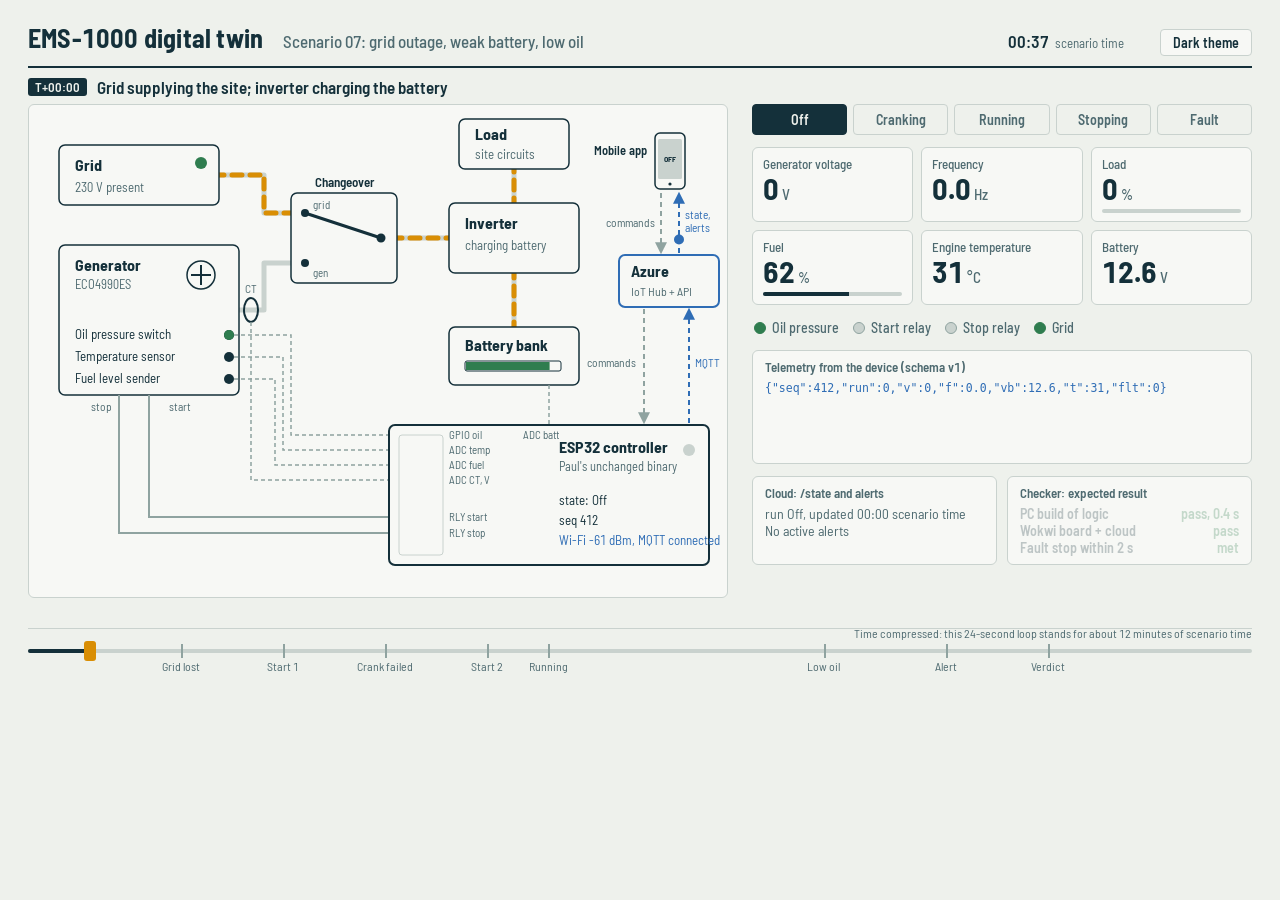
<file: docs/digital-twin/snapshot.html>
<!DOCTYPE html>
<html lang="en">
<head>
<meta charset="utf-8">
<meta name="viewport" content="width=device-width, initial-scale=1">
<title>EMS-1000 Digital Twin: Final Product Snapshot</title>
<style>
@font-face{font-family:'Barlow SC';font-weight:400;font-style:normal;src:url([data-uri]) format('woff2');}
@font-face{font-family:'Barlow SC';font-weight:500;font-style:normal;src:url([data-uri]) format('woff2');}
@font-face{font-family:'Barlow SC';font-weight:600;font-style:normal;src:url([data-uri]) format('woff2');}
@font-face{font-family:'Barlow SC';font-weight:700;font-style:normal;src:url([data-uri]) format('woff2');}

:root{
  --paper:#EEF1EC; --panel:#F7F8F5; --ink:#14303A; --ink2:#4E6A70; --rule:#C9D2CE; --wire:#8FA3A0;
  --amber:#D98E04; --fault:#C2362B; --good:#2F7D4F; --cloud:#2F6DB5; --warn:#B8740A;
}
*{box-sizing:border-box;margin:0;padding:0}
html,body{background:var(--paper);color:var(--ink);font-family:'Barlow SC','Inter',system-ui,sans-serif;font-variant-numeric:tabular-nums;overflow:hidden;height:100%}
#fit{width:100vw;height:100vh;display:flex;align-items:flex-start;justify-content:center}
#stage{width:1280px;height:690px;position:relative;transform-origin:top center;padding:22px 28px}
header{display:flex;align-items:baseline;gap:20px;border-bottom:2px solid var(--ink);padding-bottom:10px}
h1{font-size:26px;font-weight:700;letter-spacing:.2px}
.scn{font-size:17px;color:var(--ink2);font-weight:500}
.clock{margin-left:auto;font-size:17px;font-weight:600}
.clock small{font-weight:400;color:var(--ink2);font-size:13px;margin-left:6px}
#event{height:30px;font-size:17px;font-weight:600;padding-top:8px;display:flex;gap:10px;align-items:center}
#event .tag{font-size:13px;font-weight:600;color:var(--paper);background:var(--ink);border-radius:3px;padding:1px 7px}
main{display:grid;grid-template-columns:700px 1fr;gap:24px;margin-top:6px}
.schem{background:var(--panel);border:1px solid var(--rule);border-radius:6px;height:494px}
svg text{font-family:inherit}
.right{display:flex;flex-direction:column;gap:12px}
.states{display:flex;gap:6px}
.st{flex:1;text-align:center;font-size:14px;font-weight:600;padding:6px 0;border:1.5px solid var(--rule);border-radius:4px;color:var(--ink2)}
.st.on{color:var(--paper);border-color:var(--ink);background:var(--ink)}
.st.on.f{background:var(--fault);border-color:var(--fault)}
.st.on.c{background:var(--amber);border-color:var(--amber)}
.tiles{display:grid;grid-template-columns:repeat(3,1fr);gap:8px}
.tile{background:var(--panel);border:1px solid var(--rule);border-radius:6px;padding:8px 10px}
.tile .k{font-size:13px;color:var(--ink2);font-weight:500}
.tile .v{font-size:30px;font-weight:700;line-height:1.1}
.tile .v span{font-size:15px;font-weight:500;color:var(--ink2);margin-left:3px}
.tile .bar{height:4px;background:var(--rule);border-radius:2px;margin-top:4px;overflow:hidden}
.tile .bar i{display:block;height:100%;background:var(--ink)}
.tile.alarm{border-color:var(--fault);box-shadow:inset 0 0 0 1px var(--fault)}
.tile.alarm .v{color:var(--fault)}
.lamps{display:flex;gap:14px;font-size:14px;font-weight:500;color:var(--ink2);padding:2px 2px}
.lamp{display:flex;align-items:center;gap:6px}
.lamp i{width:12px;height:12px;border-radius:50%;background:var(--rule);border:1px solid var(--wire)}
.lamp.ok i{background:var(--good);border-color:var(--good)}
.lamp.bad i{background:var(--fault);border-color:var(--fault)}
.lamp.act i{background:var(--amber);border-color:var(--amber)}
.box{background:var(--panel);border:1px solid var(--rule);border-radius:6px;padding:8px 12px}
.box h3{font-size:13px;font-weight:600;color:var(--ink2);margin-bottom:4px}
#tele{font-family:'DejaVu Sans Mono',ui-monospace,monospace;font-size:11.5px;line-height:1.6;color:var(--ink);height:76px;overflow:hidden}
#tele div.new{color:var(--cloud)}
#tele b{color:var(--fault);font-weight:700}
.cloudrow{display:grid;grid-template-columns:1fr 1fr;gap:10px}
.alert{font-size:14px;font-weight:600;color:var(--fault);display:none}
.alert.show{display:block}
.alert small{display:block;font-weight:400;color:var(--ink2);font-size:12.5px}
.none{font-size:14px;color:var(--ink2)}
.verd{font-size:14px;font-weight:600;display:flex;justify-content:space-between;opacity:.25}
.verd.show{opacity:1}
.verd em{font-style:normal;color:var(--good)}
.verd.wait em{color:var(--ink2)}
footer{position:absolute;left:28px;right:28px;bottom:16px}
.tl{position:relative;height:46px;border-top:1px solid var(--rule)}
.tl .track{position:absolute;left:0;right:0;top:20px;height:4px;background:var(--rule);border-radius:2px}
.tl .done{position:absolute;left:0;top:20px;height:4px;background:var(--ink);border-radius:2px}
.tl .mk{position:absolute;top:15px;width:2px;height:14px;background:var(--wire)}
.tl .mk.past{background:var(--ink)}
.tl .ml{position:absolute;top:30px;font-size:12px;color:var(--ink2);transform:translateX(-50%);white-space:nowrap}
.tl .ml.past{color:var(--ink);font-weight:600}
.tl .head{position:absolute;top:12px;width:12px;height:20px;margin-left:-6px;background:var(--amber);border-radius:3px}
.note{font-size:12px;color:var(--ink2);position:absolute;right:0;top:-2px}
.flow{stroke-dasharray:10 8}
[data-theme="dark"]{--paper:#0F1E24;--panel:#16282F;--ink:#E4ECEA;--ink2:#9DB3B3;--rule:#2C4148;--wire:#5E7A7A;--amber:#F0A52A;--fault:#E0574B;--good:#4FB07A;--cloud:#6FA3E0}
[data-theme="dark"] svg [fill="#F7F8F5"]{fill:var(--panel)}
[data-theme="dark"] svg [fill="#14303A"]{fill:var(--ink)}
[data-theme="dark"] svg [stroke="#14303A"]{stroke:var(--ink)}
[data-theme="dark"] svg [fill="#4E6A70"]{fill:var(--ink2)}
[data-theme="dark"] svg [stroke="#C9D2CE"]{stroke:var(--rule)}
[data-theme="dark"] svg [fill="#C9D2CE"]{fill:var(--rule)}
[data-theme="dark"] svg [stroke="#8FA3A0"]{stroke:var(--wire)}
[data-theme="dark"] svg [fill="#2F7D4F"]{fill:var(--good)}
[data-theme="dark"] svg [fill="#C2362B"]{fill:var(--fault)}
[data-theme="dark"] svg [stroke="#C2362B"]{stroke:var(--fault)}
[data-theme="dark"] svg [fill="#D98E04"]{fill:var(--amber)}
[data-theme="dark"] svg [stroke="#D98E04"]{stroke:var(--amber)}
[data-theme="dark"] svg [fill="#2F6DB5"]{fill:var(--cloud)}
[data-theme="dark"] svg [stroke="#2F6DB5"]{stroke:var(--cloud)}
.theme{font:inherit;font-size:14px;font-weight:600;color:var(--ink);background:var(--panel);border:1.5px solid var(--rule);border-radius:4px;padding:4px 12px;cursor:pointer;margin-left:16px}
.theme:hover{border-color:var(--ink2)}
.theme:focus-visible{outline:2px solid var(--amber);outline-offset:2px}
html,body,.schem,.tile,.box,.st{transition:background-color .25s,color .25s,border-color .25s}

</style>
</head>
<body>
<div id="fit"><div id="stage">
<header>
  <h1>EMS-1000 digital twin</h1>
  <div class="scn">Scenario 07: grid outage, weak battery, low oil</div>
  <div class="clock" id="clock">00:00<small>scenario time</small></div>
  <button class="theme" id="theme" type="button" aria-pressed="false">Dark theme</button>
</header>
<div id="event"><span class="tag" id="etag">T+0</span><span id="etext"></span></div>
<main>
<div class="schem">
<svg id="sch" viewBox="0 0 700 494" width="700" height="494">
  <defs>
    <marker id="ar" viewBox="0 0 10 10" refX="9" refY="5" markerWidth="6" markerHeight="6" orient="auto"><path d="M0 0L10 5L0 10z" fill="#2F6DB5"/></marker>
    <marker id="arC" viewBox="0 0 10 10" refX="9" refY="5" markerWidth="6" markerHeight="6" orient="auto"><path d="M0 0L10 5L0 10z" fill="#8FA3A0"/></marker>
  </defs>
  <!-- power lines (base) -->
  <g fill="none" stroke="#C9D2CE" stroke-width="5" stroke-linecap="round" stroke-linejoin="round">
    <path id="pGrid" d="M190 70H235V108H262"/>
    <path id="pGen" d="M210 205H235V158H262"/>
    <path id="pCo" d="M368 133H420"/>
    <path id="pLoad" d="M485 98V64"/>
    <path id="pBat" d="M485 168V222"/>
  </g>
  <!-- animated flow overlays -->
  <g fill="none" stroke="#D98E04" stroke-width="5" stroke-linecap="round" stroke-linejoin="round" class="flow" style="stroke:var(--amber)">
    <path id="fGrid" d="M190 70H235V108H262"/>
    <path id="fGen" d="M210 205H235V158H262"/>
    <path id="fCo" d="M368 133H420"/>
    <path id="fLoad" d="M485 98V64"/>
    <path id="fBat" d="M485 168V222"/>
  </g>
  <!-- grid -->
  <g>
    <rect x="30" y="40" width="160" height="60" rx="6" fill="#F7F8F5" stroke="#14303A" stroke-width="1.5"/>
    <text x="46" y="66" font-size="16" font-weight="700" fill="#14303A">Grid</text>
    <text x="46" y="87" font-size="13" fill="#4E6A70" id="gridTxt">230 V present</text>
    <circle id="gridDot" cx="172" cy="58" r="6" fill="#2F7D4F"/>
  </g>
  <!-- generator -->
  <g>
    <rect x="30" y="140" width="180" height="150" rx="6" fill="#F7F8F5" stroke="#14303A" stroke-width="1.5"/>
    <text x="46" y="166" font-size="16" font-weight="700" fill="#14303A">Generator</text>
    <text x="46" y="184" font-size="12.5" fill="#4E6A70">ECO4990ES</text>
    <g id="rotor" transform="translate(172,170)"><circle r="14" fill="none" stroke="#14303A" stroke-width="1.5"/><path d="M0 -10V10M-10 0H10" stroke="#14303A" stroke-width="2"/></g>
    <circle cx="200" cy="230" r="5" fill="#14303A"/><text x="46" y="234" font-size="13" fill="#14303A">Oil pressure switch</text>
    <circle cx="200" cy="252" r="5" fill="#14303A"/><text x="46" y="256" font-size="13" fill="#14303A">Temperature sensor</text>
    <circle cx="200" cy="274" r="5" fill="#14303A"/><text x="46" y="278" font-size="13" fill="#14303A">Fuel level sender</text>
    <circle id="oilDot" cx="200" cy="230" r="5" fill="#2F7D4F"/>
  </g>
  <!-- CT and ZMPT on gen output -->
  <g>
    <ellipse cx="222" cy="205" rx="7" ry="12" fill="none" stroke="#14303A" stroke-width="2"/>
    <text x="222" y="188" font-size="11.5" fill="#4E6A70" text-anchor="middle">CT</text>
  </g>
  <!-- changeover -->
  <g>
    <rect x="262" y="88" width="106" height="90" rx="6" fill="#F7F8F5" stroke="#14303A" stroke-width="1.5"/>
    <text x="315" y="82" font-size="13" font-weight="600" fill="#14303A" text-anchor="middle">Changeover</text>
    <circle cx="276" cy="108" r="4" fill="#14303A"/><circle cx="276" cy="158" r="4" fill="#14303A"/>
    <circle cx="352" cy="133" r="4.5" fill="#14303A"/>
    <line id="blade" x1="352" y1="133" x2="276" y2="108" stroke="#14303A" stroke-width="3" stroke-linecap="round"/>
    <text x="284" y="104" font-size="11" fill="#4E6A70">grid</text>
    <text x="284" y="172" font-size="11" fill="#4E6A70">gen</text>
  </g>
  <!-- inverter -->
  <g>
    <rect x="420" y="98" width="130" height="70" rx="6" fill="#F7F8F5" stroke="#14303A" stroke-width="1.5"/>
    <text x="436" y="124" font-size="16" font-weight="700" fill="#14303A">Inverter</text>
    <text x="436" y="145" font-size="13" fill="#4E6A70" id="invTxt">charging</text>
  </g>
  <!-- battery -->
  <g>
    <rect x="420" y="222" width="130" height="58" rx="6" fill="#F7F8F5" stroke="#14303A" stroke-width="1.5"/>
    <text x="436" y="246" font-size="16" font-weight="700" fill="#14303A">Battery bank</text>
    <rect x="436" y="256" width="96" height="10" rx="2" fill="none" stroke="#14303A" stroke-width="1"/>
    <rect id="batFill" x="437" y="257" width="80" height="8" fill="#2F7D4F"/>
  </g>
  <!-- load -->
  <g>
    <rect x="430" y="14" width="110" height="50" rx="6" fill="#F7F8F5" stroke="#14303A" stroke-width="1.5"/>
    <text x="446" y="35" font-size="16" font-weight="700" fill="#14303A">Load</text>
    <text x="446" y="54" font-size="13" fill="#4E6A70">site circuits</text>
  </g>
  <!-- signal wires to ESP32 -->
  <g fill="none" stroke="#8FA3A0" stroke-width="1.5" stroke-dasharray="4 3">
    <path d="M205 230H262V330H360"/>
    <path d="M205 252H254V345H360"/>
    <path d="M205 274H246V360H360"/>
    <path d="M222 217V375H360"/>
    <path d="M520 280V320"/>
  </g>
  <g fill="none" stroke-width="2">
    <path id="wStart" d="M360 412H120V290" stroke="#8FA3A0"/>
    <path id="wStop" d="M360 428H90V290" stroke="#8FA3A0"/>
  </g>
  <!-- ESP32 board -->
  <g>
    <rect x="360" y="320" width="320" height="140" rx="6" fill="#F7F8F5" stroke="#14303A" stroke-width="2"/>
    <rect x="370" y="330" width="44" height="120" rx="3" fill="none" stroke="#C9D2CE"/>
    <text x="530" y="348" font-size="16" font-weight="700" fill="#14303A">ESP32 controller</text>
    <text x="530" y="366" font-size="12.5" fill="#4E6A70">Paul's unchanged binary</text>
    <text x="374" y="334" font-size="0" fill="none">pins</text>
    <text x="420" y="334" font-size="11" fill="#4E6A70">GPIO oil</text>
    <text x="420" y="349" font-size="11" fill="#4E6A70">ADC temp</text>
    <text x="420" y="364" font-size="11" fill="#4E6A70">ADC fuel</text>
    <text x="420" y="379" font-size="11" fill="#4E6A70">ADC CT, V</text>
    <text x="420" y="416" font-size="11" fill="#4E6A70">RLY start</text>
    <text x="420" y="432" font-size="11" fill="#4E6A70">RLY stop</text>
    <text x="512" y="334" font-size="11" fill="#4E6A70" text-anchor="middle">ADC batt</text>
    <circle id="ledRun" cx="660" cy="345" r="6" fill="#C9D2CE"/>
    <text x="530" y="400" font-size="13" fill="#14303A" id="espState">state: Off</text>
    <text x="530" y="420" font-size="13" fill="#14303A" id="espSeq">seq 412</text>
    <text x="530" y="440" font-size="13" fill="#2F6DB5" id="espWifi">Wi-Fi -61 dBm, MQTT connected</text>
  </g>
  <text x="140" y="306" font-size="11.5" fill="#4E6A70">start</text>
  <text x="62" y="306" font-size="11.5" fill="#4E6A70">stop</text>
  <!-- device <-> Azure <-> mobile app. Commands: app -> API -> IoT Hub direct method -> device -->
  <g fill="none" stroke-width="2" stroke-dasharray="5 4">
    <path id="lnUp" d="M660 318V204" stroke="#2F6DB5" marker-end="url(#ar)"/>
    <path id="lnCmd" d="M615 204V318" stroke="#8FA3A0" marker-end="url(#arC)"/>
    <path id="lnOut" d="M632 88V148" stroke="#8FA3A0" marker-end="url(#arC)"/>
    <path id="lnIn" d="M650 148V88" stroke="#2F6DB5" marker-end="url(#ar)"/>
  </g>
  <g>
    <rect x="590" y="150" width="100" height="52" rx="6" fill="#F7F8F5" stroke="#2F6DB5" stroke-width="2"/>
    <text x="602" y="172" font-size="16" font-weight="700" fill="#14303A">Azure</text>
    <text x="602" y="191" font-size="12" fill="#4E6A70">IoT Hub + API</text>
  </g>
  <g>
    <text x="618" y="50" font-size="12.5" font-weight="600" fill="#14303A" text-anchor="end">Mobile app</text>
    <rect x="626" y="28" width="30" height="56" rx="5" fill="#F7F8F5" stroke="#14303A" stroke-width="1.5"/>
    <rect id="phScreen" x="629" y="34" width="24" height="40" rx="1.5" fill="#C9D2CE"/>
    <text id="phTxt" x="641" y="57" font-size="8" font-weight="700" fill="#14303A" text-anchor="middle">EMS</text>
    <circle cx="641" cy="79" r="1.6" fill="#14303A"/>
  </g>
  <text x="626" y="122" font-size="11.5" fill="#4E6A70" text-anchor="end">commands</text>
  <text x="656" y="114" font-size="11.5" fill="#2F6DB5">state,</text>
  <text x="656" y="127" font-size="11.5" fill="#2F6DB5">alerts</text>
  <text x="607" y="262" font-size="11.5" fill="#4E6A70" text-anchor="end">commands</text>
  <text x="666" y="262" font-size="11.5" fill="#2F6DB5">MQTT</text>
  <circle id="pkT" cx="660" cy="318" r="5" fill="#2F6DB5" opacity="0"/>
  <circle id="pkC" cx="632" cy="88" r="5" fill="#D98E04" opacity="0"/>
  <circle id="pkA" cx="650" cy="148" r="5" fill="#C2362B" opacity="0"/>
</svg>
</div>
<div class="right">
  <div class="states">
    <div class="st" data-s="0">Off</div><div class="st" data-s="1">Cranking</div><div class="st" data-s="2">Running</div><div class="st" data-s="3">Stopping</div><div class="st" data-s="4">Fault</div>
  </div>
  <div class="tiles">
    <div class="tile" id="tV"><div class="k">Generator voltage</div><div class="v"><b>0</b><span>V</span></div></div>
    <div class="tile" id="tF"><div class="k">Frequency</div><div class="v"><b>0.0</b><span>Hz</span></div></div>
    <div class="tile" id="tL"><div class="k">Load</div><div class="v"><b>0</b><span>%</span></div><div class="bar"><i></i></div></div>
    <div class="tile" id="tFu"><div class="k">Fuel</div><div class="v"><b>62</b><span>%</span></div><div class="bar"><i></i></div></div>
    <div class="tile" id="tT"><div class="k">Engine temperature</div><div class="v"><b>31</b><span>°C</span></div></div>
    <div class="tile" id="tB"><div class="k">Battery</div><div class="v"><b>12.6</b><span>V</span></div></div>
  </div>
  <div class="lamps">
    <div class="lamp ok" id="lOil"><i></i>Oil pressure</div>
    <div class="lamp" id="lStart"><i></i>Start relay</div>
    <div class="lamp" id="lStop"><i></i>Stop relay</div>
    <div class="lamp ok" id="lGrid"><i></i>Grid</div>
  </div>
  <div class="box"><h3>Telemetry from the device (schema v1)</h3><div id="tele"></div></div>
  <div class="cloudrow">
    <div class="box"><h3>Cloud: /state and alerts</h3>
      <div class="none" id="cState">run Off, updated 00:00 WAT</div>
      <div class="none" id="noAlert">No active alerts</div>
      <div class="alert" id="alert">Low oil pressure<small>sim-wokwi-01, raised in staging, pushed to the panel</small></div>
    </div>
    <div class="box"><h3>Checker: expected result</h3>
      <div class="verd" id="v1"><span>PC build of logic</span><em>pass, 0.4 s</em></div>
      <div class="verd" id="v2"><span>Wokwi board + cloud</span><em>pass</em></div>
      <div class="verd" id="v3"><span>Fault stop within 2 s</span><em>met</em></div>
    </div>
  </div>
</div>
</main>
<footer>
  <div class="tl" id="tl"><div class="track"></div><div class="done" id="done"></div><div class="head" id="head"></div></div>
  <div class="note">Time compressed: this 24-second loop stands for about 12 minutes of scenario time</div>
</footer>
</div></div>
<script>
const LOOP=24;
const EVENTS=[
 [0,'Grid supplying the site; inverter charging the battery'],
 [3,'Grid lost: inverter carries the load from the battery'],
 [4.2,'Start command sent from the mobile app (API, then IoT Hub direct method)'],
 [5,'Firmware closes the start relay: cranking, attempt 1'],
 [7,'Attempt 1 failed: battery sagged to 9.8 V under crank'],
 [8.2,'Start command sent again from the app'],
 [9,'Attempt 2: cranking'],
 [10.2,'Generator running: changeover to generator, battery recharging'],
 [14.4,'Oil pressure switch flickering'],
 [15.6,'Low oil pressure: firmware opens the stop relay'],
 [16.6,'Generator in Fault; flag bit 0 set in telemetry'],
 [18,'Staging raises the alert; panel and mobile app show it'],
 [20,'Checker compares both paths with the expected result'],
];
const MARKS=[[3,'Grid lost'],[5,'Start 1'],[7,'Crank failed'],[9,'Start 2'],[10.2,'Running'],[15.6,'Low oil'],[18,'Alert'],[20,'Verdict']];
const tl=document.getElementById('tl');
MARKS.forEach(([t,l])=>{const p=t/LOOP*100;tl.insertAdjacentHTML('beforeend',`<div class="mk" data-t="${t}" style="left:${p}%"></div><div class="ml" data-t="${t}" style="left:${p}%">${l}</div>`)});
const $=id=>document.getElementById(id);
const lerp=(a,b,x)=>a+(b-a)*Math.max(0,Math.min(1,x));
function S(t){
  const grid=t<3;
  let run=0; if(t>=5&&t<7)run=1; else if(t>=9&&t<10.2)run=1; else if(t>=10.2&&t<15.6)run=2; else if(t>=15.6&&t<16.6)run=3; else if(t>=16.6)run=4;
  const n=Math.sin(t*7.3)*0.6+Math.sin(t*3.1)*0.4;
  let v=0,f=0,load=0;
  if(run===2){v=228+n*2.5; f=50+n*0.12; load=46+n*3;}
  if(run===1){const k=t>=9?(t-9)/1.2:0; v=t>=9?lerp(0,180,k):0; f=t>=9?lerp(0,40,k):0;}
  if(run===3){const k=(t-15.6); v=lerp(228,0,k); f=lerp(50,0,k);}
  let batt=12.6; if(!grid)batt=lerp(12.6,12.3,(t-3)/2);
  if(t>=5&&t<7)batt=9.8+Math.sin(t*20)*0.15; if(t>=7&&t<9)batt=lerp(11.4,12.1,(t-7)/2);
  if(t>=9&&t<10.2)batt=10.4+Math.sin(t*20)*0.15; if(t>=10.2&&t<15.6)batt=lerp(12.4,13.6,(t-10.2)/1.5); if(t>=15.6)batt=lerp(13.4,12.4,(t-15.6)/1.5);
  let temp=31; if(t>=10.2)temp=lerp(31,68,(t-10.2)/5.4); if(t>=15.6)temp=lerp(68,64,(t-15.6)/6);
  const fuel=t>=10.2?lerp(62,61,(t-10.2)/5.4):62;
  let oil='ok'; if(t>=14.4&&t<15.6)oil=(Math.floor(t*6)%2)?'bad':'ok'; if(t>=15.6)oil='bad';
  let flt=0; if(t>=7&&t<9)flt|=8; if(t>=15.6)flt|=1;
  const startRly=run===1, stopRly=t>=15.6&&t<17.2;
  return {grid,run,v,f,load,batt,temp,fuel,oil,flt,startRly,stopRly};
}
const NAMES=['Off','Cranking','Running','Stopping','Fault'];
const mmss=s=>{s=Math.round(s);return String(Math.floor(s/60)).padStart(2,'0')+':'+String(s%60).padStart(2,'0')};
function render(t){
  const s=S(t), sc=t*30;
  $('clock').firstChild.nodeValue=mmss(sc);
  let ev=EVENTS[0]; for(const e of EVENTS) if(t>=e[0]) ev=e;
  $('etag').textContent='T+'+mmss(ev[0]*30); $('etext').textContent=ev[1];
  document.querySelectorAll('.st').forEach(el=>{const on=+el.dataset.s===s.run; el.className='st'+(on?' on':'')+(on&&s.run===4?' f':'')+(on&&s.run===1?' c':'')});
  const set=(id,val,dig)=>{$(id).querySelector('b').textContent=val.toFixed(dig)};
  set('tV',s.v,0); set('tF',s.f,1); set('tL',s.load,0); set('tFu',s.fuel,0); set('tT',s.temp,0); set('tB',s.batt,1);
  $('tL').querySelector('i').style.width=s.load+'%'; $('tFu').querySelector('i').style.width=s.fuel+'%';
  $('tB').classList.toggle('alarm',s.batt<10.5);
  $('lOil').className='lamp '+(s.oil==='ok'?'ok':'bad'); $('lStart').className='lamp'+(s.startRly?' act':''); $('lStop').className='lamp'+(s.stopRly?' bad':''); $('lGrid').className='lamp'+(s.grid?' ok':'');
  // schematic
  const off=-(t*40)%18;
  const show=(id,on,rev)=>{const e=$(id); e.style.opacity=on?1:0; e.style.strokeDashoffset=rev?-off:off};
  const gen=s.run===2;
  show('fGrid',s.grid); show('fGen',gen); show('fCo',s.grid||gen); show('fLoad',true); show('fBat',true,!(s.grid||gen));
  const fc=(s.grid||gen)?'var(--amber)':'var(--cloud)'; $('fBat').style.stroke=fc; $('fLoad').style.stroke=fc;
  $('gridDot').setAttribute('fill',s.grid?'#2F7D4F':'#C2362B'); $('gridTxt').textContent=s.grid?'230 V present':'outage';
  const bl=$('blade'); const ty=s.grid?108:(gen?158:133); const tx=s.grid||gen?276:300; bl.setAttribute('x2',tx); bl.setAttribute('y2',ty);
  $('invTxt').textContent=(s.grid||gen)?'charging battery':'on battery';
  const soc=Math.max(0,Math.min(1,(Math.min(s.batt,12.7)-11.8)/0.9)); $('batFill').setAttribute('width',(94*soc).toFixed(1)); $('batFill').setAttribute('fill',s.batt<11?'#C2362B':'#2F7D4F');
  const spin=s.run===2?t*720:(s.run===1?t*300:(s.run===3?(15.6*720+(t-15.6)*200):0));
  $('rotor').setAttribute('transform',`translate(172,170) rotate(${spin%360})`);
  $('oilDot').setAttribute('fill',s.oil==='ok'?'#2F7D4F':'#C2362B');
  $('wStart').setAttribute('stroke',s.startRly?'#D98E04':'#8FA3A0'); $('wStop').setAttribute('stroke',s.stopRly?'#C2362B':'#8FA3A0');
  $('ledRun').setAttribute('fill',s.run===4?'#C2362B':(s.run===0?'#C9D2CE':'#D98E04'));
  $('espState').textContent='state: '+NAMES[s.run]+(s.flt?`, flags ${s.flt}`:'');
  const seq=412+Math.floor(t/2); $('espSeq').textContent='seq '+seq;
  // telemetry: device -> Azure (MQTT), then Azure -> app (state), every 2 s
  const ph=(t%2)/2, pT=$('pkT');
  if(ph<0.5){pT.setAttribute('cx',660);pT.setAttribute('cy',318-114*(ph/0.5));}else{pT.setAttribute('cx',650);pT.setAttribute('cy',148-60*((ph-0.5)/0.5));}
  pT.setAttribute('opacity',(ph>0.46&&ph<0.54)||ph>0.95?0:1);
  // commands: app -> Azure -> device before each start attempt
  const cmd=(t>=4.2&&t<5)?(t-4.2)/0.8:((t>=8.2&&t<9)?(t-8.2)/0.8:-1);
  const pC=$('pkC');
  if(cmd>=0){pC.setAttribute('opacity',1); if(cmd<0.5){pC.setAttribute('cx',632);pC.setAttribute('cy',88+60*(cmd/0.5));}else{pC.setAttribute('cx',615);pC.setAttribute('cy',204+114*((cmd-0.5)/0.5));}}else pC.setAttribute('opacity',0);
  $('lnOut').setAttribute('stroke',cmd>=0&&cmd<0.5?'#D98E04':'#8FA3A0'); $('lnCmd').setAttribute('stroke',cmd>=0.5?'#D98E04':'#8FA3A0');
  // alert: Azure -> app
  const al=(t>=17.4&&t<18)?(t-17.4)/0.6:-1, pA=$('pkA');
  if(al>=0){pA.setAttribute('opacity',1);pA.setAttribute('cy',148-60*al);}else pA.setAttribute('opacity',0);
  $('lnIn').setAttribute('stroke',al>=0?'#C2362B':'#2F6DB5');
  const pt=$('phTxt'), ps=$('phScreen');
  if(t>=18){pt.textContent='ALERT';ps.setAttribute('fill','#C2362B');pt.setAttribute('fill','#F7F8F5');}
  else if(cmd>=0){pt.textContent='START';ps.setAttribute('fill','#D98E04');pt.setAttribute('fill','#14303A');}
  else {pt.textContent=NAMES[s.run].slice(0,4).toUpperCase();ps.setAttribute('fill','#C9D2CE');pt.setAttribute('fill','#14303A');}
  // telemetry lines every 2 s
  const lines=[]; for(let k=Math.floor(t/2);k>Math.floor(t/2)-4&&k>=0;k--){const tt=k*2+0.01, q=S(tt);
    const fl=q.flt?`<b>${q.flt}</b>`:'0';
    lines.push(`<div class="${k===Math.floor(t/2)?'new':''}">{"seq":${412+k},"run":${q.run},"v":${q.v.toFixed(0)},"f":${q.f.toFixed(1)},"vb":${q.batt.toFixed(1)},"t":${q.temp.toFixed(0)},"flt":${fl}}</div>`)}
  $('tele').innerHTML=lines.join('');
  const sd=S(Math.max(0,Math.floor(t/2)*2-1));
  $('cState').textContent=`run ${NAMES[sd.run]}, updated ${mmss(Math.max(0,(Math.floor(t/2)*2-1))*30)} scenario time`;
  $('alert').classList.toggle('show',t>=18); $('noAlert').style.display=t>=18?'none':'block';
  $('v1').classList.toggle('show',t>=20); $('v2').classList.toggle('show',t>=21.3); $('v3').classList.toggle('show',t>=22.2);
  // timeline
  const p=t/LOOP*100; $('done').style.width=p+'%'; $('head').style.left=p+'%';
  document.querySelectorAll('.mk,.ml').forEach(el=>el.classList.toggle('past',t>=+el.dataset.t));
}
const tb=$('theme');
function applyTheme(th){document.documentElement.dataset.theme=th;tb.textContent=th==='dark'?'Light theme':'Dark theme';tb.setAttribute('aria-pressed',th==='dark');try{localStorage.setItem('ems-twin-theme',th)}catch(e){}}
let th0='light';try{th0=localStorage.getItem('ems-twin-theme')||(matchMedia('(prefers-color-scheme: dark)').matches?'dark':'light')}catch(e){}
const q=location.hash==='#dark'?'dark':(location.hash==='#light'?'light':null); applyTheme(q||th0);
tb.addEventListener('click',()=>applyTheme(document.documentElement.dataset.theme==='dark'?'light':'dark'));
window.__theme=applyTheme;
function fit(){const sc=Math.min(window.innerWidth/1280,window.innerHeight/690);$('stage').style.transform=`scale(${sc})`}
window.addEventListener('resize',fit); fit();
let t0=performance.now();
window.__frozen=false; window.__render=render;
function tick(){ if(!window.__frozen){ render(((performance.now()-t0)/1000)%LOOP); } requestAnimationFrame(tick); }
tick();
</script>
</body>
</html>
</file>
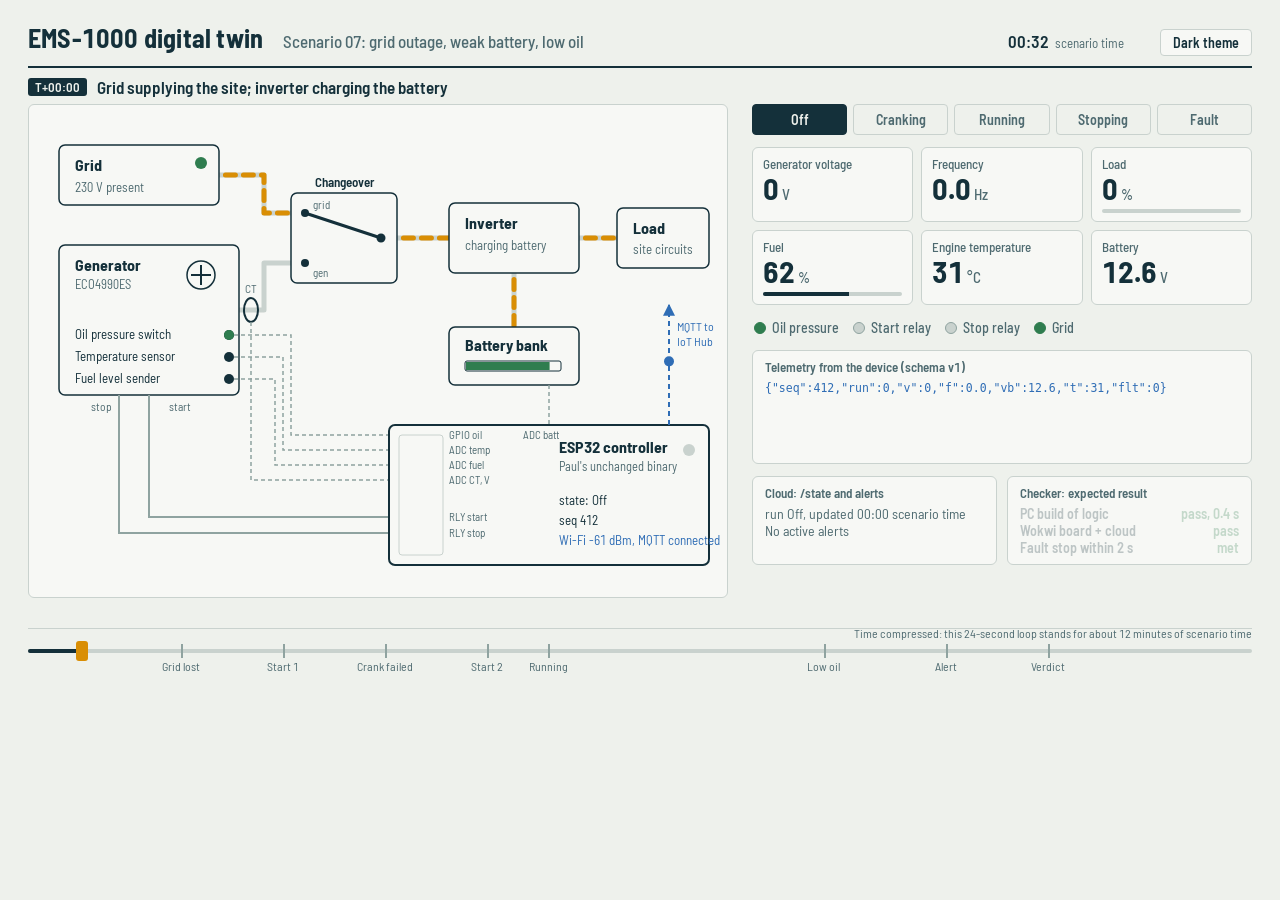
<file: docs/twin/snapshot.html>
<!DOCTYPE html>
<html lang="en">
<head>
<meta charset="utf-8">
<meta name="viewport" content="width=device-width, initial-scale=1">
<title>EMS-1000 Digital Twin: Final Product Snapshot</title>
<style>
@font-face{font-family:'Barlow SC';font-weight:400;font-style:normal;src:url([data-uri]) format('woff2');}
@font-face{font-family:'Barlow SC';font-weight:500;font-style:normal;src:url([data-uri]) format('woff2');}
@font-face{font-family:'Barlow SC';font-weight:600;font-style:normal;src:url([data-uri]) format('woff2');}
@font-face{font-family:'Barlow SC';font-weight:700;font-style:normal;src:url([data-uri]) format('woff2');}

:root{
  --paper:#EEF1EC; --panel:#F7F8F5; --ink:#14303A; --ink2:#4E6A70; --rule:#C9D2CE; --wire:#8FA3A0;
  --amber:#D98E04; --fault:#C2362B; --good:#2F7D4F; --cloud:#2F6DB5; --warn:#B8740A;
}
*{box-sizing:border-box;margin:0;padding:0}
html,body{background:var(--paper);color:var(--ink);font-family:'Barlow SC','Inter',system-ui,sans-serif;font-variant-numeric:tabular-nums;overflow:hidden;height:100%}
#fit{width:100vw;height:100vh;display:flex;align-items:flex-start;justify-content:center}
#stage{width:1280px;height:690px;position:relative;transform-origin:top center;padding:22px 28px}
header{display:flex;align-items:baseline;gap:20px;border-bottom:2px solid var(--ink);padding-bottom:10px}
h1{font-size:26px;font-weight:700;letter-spacing:.2px}
.scn{font-size:17px;color:var(--ink2);font-weight:500}
.clock{margin-left:auto;font-size:17px;font-weight:600}
.clock small{font-weight:400;color:var(--ink2);font-size:13px;margin-left:6px}
#event{height:30px;font-size:17px;font-weight:600;padding-top:8px;display:flex;gap:10px;align-items:center}
#event .tag{font-size:13px;font-weight:600;color:var(--paper);background:var(--ink);border-radius:3px;padding:1px 7px}
main{display:grid;grid-template-columns:700px 1fr;gap:24px;margin-top:6px}
.schem{background:var(--panel);border:1px solid var(--rule);border-radius:6px;height:494px}
svg text{font-family:inherit}
.right{display:flex;flex-direction:column;gap:12px}
.states{display:flex;gap:6px}
.st{flex:1;text-align:center;font-size:14px;font-weight:600;padding:6px 0;border:1.5px solid var(--rule);border-radius:4px;color:var(--ink2)}
.st.on{color:var(--paper);border-color:var(--ink);background:var(--ink)}
.st.on.f{background:var(--fault);border-color:var(--fault)}
.st.on.c{background:var(--amber);border-color:var(--amber)}
.tiles{display:grid;grid-template-columns:repeat(3,1fr);gap:8px}
.tile{background:var(--panel);border:1px solid var(--rule);border-radius:6px;padding:8px 10px}
.tile .k{font-size:13px;color:var(--ink2);font-weight:500}
.tile .v{font-size:30px;font-weight:700;line-height:1.1}
.tile .v span{font-size:15px;font-weight:500;color:var(--ink2);margin-left:3px}
.tile .bar{height:4px;background:var(--rule);border-radius:2px;margin-top:4px;overflow:hidden}
.tile .bar i{display:block;height:100%;background:var(--ink)}
.tile.alarm{border-color:var(--fault);box-shadow:inset 0 0 0 1px var(--fault)}
.tile.alarm .v{color:var(--fault)}
.lamps{display:flex;gap:14px;font-size:14px;font-weight:500;color:var(--ink2);padding:2px 2px}
.lamp{display:flex;align-items:center;gap:6px}
.lamp i{width:12px;height:12px;border-radius:50%;background:var(--rule);border:1px solid var(--wire)}
.lamp.ok i{background:var(--good);border-color:var(--good)}
.lamp.bad i{background:var(--fault);border-color:var(--fault)}
.lamp.act i{background:var(--amber);border-color:var(--amber)}
.box{background:var(--panel);border:1px solid var(--rule);border-radius:6px;padding:8px 12px}
.box h3{font-size:13px;font-weight:600;color:var(--ink2);margin-bottom:4px}
#tele{font-family:'DejaVu Sans Mono',ui-monospace,monospace;font-size:11.5px;line-height:1.6;color:var(--ink);height:76px;overflow:hidden}
#tele div.new{color:var(--cloud)}
#tele b{color:var(--fault);font-weight:700}
.cloudrow{display:grid;grid-template-columns:1fr 1fr;gap:10px}
.alert{font-size:14px;font-weight:600;color:var(--fault);display:none}
.alert.show{display:block}
.alert small{display:block;font-weight:400;color:var(--ink2);font-size:12.5px}
.none{font-size:14px;color:var(--ink2)}
.verd{font-size:14px;font-weight:600;display:flex;justify-content:space-between;opacity:.25}
.verd.show{opacity:1}
.verd em{font-style:normal;color:var(--good)}
.verd.wait em{color:var(--ink2)}
footer{position:absolute;left:28px;right:28px;bottom:16px}
.tl{position:relative;height:46px;border-top:1px solid var(--rule)}
.tl .track{position:absolute;left:0;right:0;top:20px;height:4px;background:var(--rule);border-radius:2px}
.tl .done{position:absolute;left:0;top:20px;height:4px;background:var(--ink);border-radius:2px}
.tl .mk{position:absolute;top:15px;width:2px;height:14px;background:var(--wire)}
.tl .mk.past{background:var(--ink)}
.tl .ml{position:absolute;top:30px;font-size:12px;color:var(--ink2);transform:translateX(-50%);white-space:nowrap}
.tl .ml.past{color:var(--ink);font-weight:600}
.tl .head{position:absolute;top:12px;width:12px;height:20px;margin-left:-6px;background:var(--amber);border-radius:3px}
.note{font-size:12px;color:var(--ink2);position:absolute;right:0;top:-2px}
.flow{stroke-dasharray:10 8}
[data-theme="dark"]{--paper:#0F1E24;--panel:#16282F;--ink:#E4ECEA;--ink2:#9DB3B3;--rule:#2C4148;--wire:#5E7A7A;--amber:#F0A52A;--fault:#E0574B;--good:#4FB07A;--cloud:#6FA3E0}
[data-theme="dark"] svg [fill="#F7F8F5"]{fill:var(--panel)}
[data-theme="dark"] svg [fill="#14303A"]{fill:var(--ink)}
[data-theme="dark"] svg [stroke="#14303A"]{stroke:var(--ink)}
[data-theme="dark"] svg [fill="#4E6A70"]{fill:var(--ink2)}
[data-theme="dark"] svg [stroke="#C9D2CE"]{stroke:var(--rule)}
[data-theme="dark"] svg [fill="#C9D2CE"]{fill:var(--rule)}
[data-theme="dark"] svg [stroke="#8FA3A0"]{stroke:var(--wire)}
[data-theme="dark"] svg [fill="#2F7D4F"]{fill:var(--good)}
[data-theme="dark"] svg [fill="#C2362B"]{fill:var(--fault)}
[data-theme="dark"] svg [stroke="#C2362B"]{stroke:var(--fault)}
[data-theme="dark"] svg [fill="#D98E04"]{fill:var(--amber)}
[data-theme="dark"] svg [stroke="#D98E04"]{stroke:var(--amber)}
[data-theme="dark"] svg [fill="#2F6DB5"]{fill:var(--cloud)}
[data-theme="dark"] svg [stroke="#2F6DB5"]{stroke:var(--cloud)}
.theme{font:inherit;font-size:14px;font-weight:600;color:var(--ink);background:var(--panel);border:1.5px solid var(--rule);border-radius:4px;padding:4px 12px;cursor:pointer;margin-left:16px}
.theme:hover{border-color:var(--ink2)}
.theme:focus-visible{outline:2px solid var(--amber);outline-offset:2px}
html,body,.schem,.tile,.box,.st{transition:background-color .25s,color .25s,border-color .25s}

</style>
</head>
<body>
<div id="fit"><div id="stage">
<header>
  <h1>EMS-1000 digital twin</h1>
  <div class="scn">Scenario 07: grid outage, weak battery, low oil</div>
  <div class="clock" id="clock">00:00<small>scenario time</small></div>
  <button class="theme" id="theme" type="button" aria-pressed="false">Dark theme</button>
</header>
<div id="event"><span class="tag" id="etag">T+0</span><span id="etext"></span></div>
<main>
<div class="schem">
<svg id="sch" viewBox="0 0 700 494" width="700" height="494">
  <defs>
    <marker id="ar" viewBox="0 0 10 10" refX="9" refY="5" markerWidth="6" markerHeight="6" orient="auto"><path d="M0 0L10 5L0 10z" fill="#2F6DB5"/></marker>
  </defs>
  <!-- power lines (base) -->
  <g fill="none" stroke="#C9D2CE" stroke-width="5" stroke-linecap="round" stroke-linejoin="round">
    <path id="pGrid" d="M190 70H235V108H262"/>
    <path id="pGen" d="M210 205H235V158H262"/>
    <path id="pCo" d="M368 133H420"/>
    <path id="pLoad" d="M550 133H588"/>
    <path id="pBat" d="M485 168V222"/>
  </g>
  <!-- animated flow overlays -->
  <g fill="none" stroke="#D98E04" stroke-width="5" stroke-linecap="round" stroke-linejoin="round" class="flow" style="stroke:var(--amber)">
    <path id="fGrid" d="M190 70H235V108H262"/>
    <path id="fGen" d="M210 205H235V158H262"/>
    <path id="fCo" d="M368 133H420"/>
    <path id="fLoad" d="M550 133H588"/>
    <path id="fBat" d="M485 168V222"/>
  </g>
  <!-- grid -->
  <g>
    <rect x="30" y="40" width="160" height="60" rx="6" fill="#F7F8F5" stroke="#14303A" stroke-width="1.5"/>
    <text x="46" y="66" font-size="16" font-weight="700" fill="#14303A">Grid</text>
    <text x="46" y="87" font-size="13" fill="#4E6A70" id="gridTxt">230 V present</text>
    <circle id="gridDot" cx="172" cy="58" r="6" fill="#2F7D4F"/>
  </g>
  <!-- generator -->
  <g>
    <rect x="30" y="140" width="180" height="150" rx="6" fill="#F7F8F5" stroke="#14303A" stroke-width="1.5"/>
    <text x="46" y="166" font-size="16" font-weight="700" fill="#14303A">Generator</text>
    <text x="46" y="184" font-size="12.5" fill="#4E6A70">ECO4990ES</text>
    <g id="rotor" transform="translate(172,170)"><circle r="14" fill="none" stroke="#14303A" stroke-width="1.5"/><path d="M0 -10V10M-10 0H10" stroke="#14303A" stroke-width="2"/></g>
    <circle cx="200" cy="230" r="5" fill="#14303A"/><text x="46" y="234" font-size="13" fill="#14303A">Oil pressure switch</text>
    <circle cx="200" cy="252" r="5" fill="#14303A"/><text x="46" y="256" font-size="13" fill="#14303A">Temperature sensor</text>
    <circle cx="200" cy="274" r="5" fill="#14303A"/><text x="46" y="278" font-size="13" fill="#14303A">Fuel level sender</text>
    <circle id="oilDot" cx="200" cy="230" r="5" fill="#2F7D4F"/>
  </g>
  <!-- CT and ZMPT on gen output -->
  <g>
    <ellipse cx="222" cy="205" rx="7" ry="12" fill="none" stroke="#14303A" stroke-width="2"/>
    <text x="222" y="188" font-size="11.5" fill="#4E6A70" text-anchor="middle">CT</text>
  </g>
  <!-- changeover -->
  <g>
    <rect x="262" y="88" width="106" height="90" rx="6" fill="#F7F8F5" stroke="#14303A" stroke-width="1.5"/>
    <text x="315" y="82" font-size="13" font-weight="600" fill="#14303A" text-anchor="middle">Changeover</text>
    <circle cx="276" cy="108" r="4" fill="#14303A"/><circle cx="276" cy="158" r="4" fill="#14303A"/>
    <circle cx="352" cy="133" r="4.5" fill="#14303A"/>
    <line id="blade" x1="352" y1="133" x2="276" y2="108" stroke="#14303A" stroke-width="3" stroke-linecap="round"/>
    <text x="284" y="104" font-size="11" fill="#4E6A70">grid</text>
    <text x="284" y="172" font-size="11" fill="#4E6A70">gen</text>
  </g>
  <!-- inverter -->
  <g>
    <rect x="420" y="98" width="130" height="70" rx="6" fill="#F7F8F5" stroke="#14303A" stroke-width="1.5"/>
    <text x="436" y="124" font-size="16" font-weight="700" fill="#14303A">Inverter</text>
    <text x="436" y="145" font-size="13" fill="#4E6A70" id="invTxt">charging</text>
  </g>
  <!-- battery -->
  <g>
    <rect x="420" y="222" width="130" height="58" rx="6" fill="#F7F8F5" stroke="#14303A" stroke-width="1.5"/>
    <text x="436" y="246" font-size="16" font-weight="700" fill="#14303A">Battery bank</text>
    <rect x="436" y="256" width="96" height="10" rx="2" fill="none" stroke="#14303A" stroke-width="1"/>
    <rect id="batFill" x="437" y="257" width="80" height="8" fill="#2F7D4F"/>
  </g>
  <!-- load -->
  <g>
    <rect x="588" y="103" width="92" height="60" rx="6" fill="#F7F8F5" stroke="#14303A" stroke-width="1.5"/>
    <text x="604" y="129" font-size="16" font-weight="700" fill="#14303A">Load</text>
    <text x="604" y="149" font-size="13" fill="#4E6A70">site circuits</text>
  </g>
  <!-- signal wires to ESP32 -->
  <g fill="none" stroke="#8FA3A0" stroke-width="1.5" stroke-dasharray="4 3">
    <path d="M205 230H262V330H360"/>
    <path d="M205 252H254V345H360"/>
    <path d="M205 274H246V360H360"/>
    <path d="M222 217V375H360"/>
    <path d="M520 280V320"/>
  </g>
  <g fill="none" stroke-width="2">
    <path id="wStart" d="M360 412H120V290" stroke="#8FA3A0"/>
    <path id="wStop" d="M360 428H90V290" stroke="#8FA3A0"/>
  </g>
  <!-- ESP32 board -->
  <g>
    <rect x="360" y="320" width="320" height="140" rx="6" fill="#F7F8F5" stroke="#14303A" stroke-width="2"/>
    <rect x="370" y="330" width="44" height="120" rx="3" fill="none" stroke="#C9D2CE"/>
    <text x="530" y="348" font-size="16" font-weight="700" fill="#14303A">ESP32 controller</text>
    <text x="530" y="366" font-size="12.5" fill="#4E6A70">Paul's unchanged binary</text>
    <text x="374" y="334" font-size="0" fill="none">pins</text>
    <text x="420" y="334" font-size="11" fill="#4E6A70">GPIO oil</text>
    <text x="420" y="349" font-size="11" fill="#4E6A70">ADC temp</text>
    <text x="420" y="364" font-size="11" fill="#4E6A70">ADC fuel</text>
    <text x="420" y="379" font-size="11" fill="#4E6A70">ADC CT, V</text>
    <text x="420" y="416" font-size="11" fill="#4E6A70">RLY start</text>
    <text x="420" y="432" font-size="11" fill="#4E6A70">RLY stop</text>
    <text x="512" y="334" font-size="11" fill="#4E6A70" text-anchor="middle">ADC batt</text>
    <circle id="ledRun" cx="660" cy="345" r="6" fill="#C9D2CE"/>
    <text x="530" y="400" font-size="13" fill="#14303A" id="espState">state: Off</text>
    <text x="530" y="420" font-size="13" fill="#14303A" id="espSeq">seq 412</text>
    <text x="530" y="440" font-size="13" fill="#2F6DB5" id="espWifi">Wi-Fi -61 dBm, MQTT connected</text>
  </g>
  <text x="140" y="306" font-size="11.5" fill="#4E6A70">start</text>
  <text x="62" y="306" font-size="11.5" fill="#4E6A70">stop</text>
  <!-- uplink -->
  <path id="uplink" d="M640 320V200" fill="none" stroke="#2F6DB5" stroke-width="2" stroke-dasharray="5 4" marker-end="url(#ar)"/>
  <text x="648" y="226" font-size="12" fill="#2F6DB5">MQTT to</text>
  <text x="648" y="241" font-size="12" fill="#2F6DB5">IoT Hub</text>
  <circle id="packet" cx="640" cy="320" r="5" fill="#2F6DB5" opacity="0"/>
</svg>
</div>
<div class="right">
  <div class="states">
    <div class="st" data-s="0">Off</div><div class="st" data-s="1">Cranking</div><div class="st" data-s="2">Running</div><div class="st" data-s="3">Stopping</div><div class="st" data-s="4">Fault</div>
  </div>
  <div class="tiles">
    <div class="tile" id="tV"><div class="k">Generator voltage</div><div class="v"><b>0</b><span>V</span></div></div>
    <div class="tile" id="tF"><div class="k">Frequency</div><div class="v"><b>0.0</b><span>Hz</span></div></div>
    <div class="tile" id="tL"><div class="k">Load</div><div class="v"><b>0</b><span>%</span></div><div class="bar"><i></i></div></div>
    <div class="tile" id="tFu"><div class="k">Fuel</div><div class="v"><b>62</b><span>%</span></div><div class="bar"><i></i></div></div>
    <div class="tile" id="tT"><div class="k">Engine temperature</div><div class="v"><b>31</b><span>°C</span></div></div>
    <div class="tile" id="tB"><div class="k">Battery</div><div class="v"><b>12.6</b><span>V</span></div></div>
  </div>
  <div class="lamps">
    <div class="lamp ok" id="lOil"><i></i>Oil pressure</div>
    <div class="lamp" id="lStart"><i></i>Start relay</div>
    <div class="lamp" id="lStop"><i></i>Stop relay</div>
    <div class="lamp ok" id="lGrid"><i></i>Grid</div>
  </div>
  <div class="box"><h3>Telemetry from the device (schema v1)</h3><div id="tele"></div></div>
  <div class="cloudrow">
    <div class="box"><h3>Cloud: /state and alerts</h3>
      <div class="none" id="cState">run Off, updated 00:00 WAT</div>
      <div class="none" id="noAlert">No active alerts</div>
      <div class="alert" id="alert">Low oil pressure<small>sim-wokwi-01, raised in staging, pushed to the panel</small></div>
    </div>
    <div class="box"><h3>Checker: expected result</h3>
      <div class="verd" id="v1"><span>PC build of logic</span><em>pass, 0.4 s</em></div>
      <div class="verd" id="v2"><span>Wokwi board + cloud</span><em>pass</em></div>
      <div class="verd" id="v3"><span>Fault stop within 2 s</span><em>met</em></div>
    </div>
  </div>
</div>
</main>
<footer>
  <div class="tl" id="tl"><div class="track"></div><div class="done" id="done"></div><div class="head" id="head"></div></div>
  <div class="note">Time compressed: this 24-second loop stands for about 12 minutes of scenario time</div>
</footer>
</div></div>
<script>
const LOOP=24;
const EVENTS=[
 [0,'Grid supplying the site; inverter charging the battery'],
 [3,'Grid lost: inverter carries the load from the battery'],
 [5,'Firmware closes the start relay: cranking, attempt 1'],
 [7,'Attempt 1 failed: battery sagged to 9.8 V under crank'],
 [9,'Attempt 2: cranking'],
 [10.2,'Generator running: changeover to generator, battery recharging'],
 [14.4,'Oil pressure switch flickering'],
 [15.6,'Low oil pressure: firmware opens the stop relay'],
 [16.6,'Generator in Fault; flag bit 0 set in telemetry'],
 [18,'Staging raises the alert; panel shows it'],
 [20,'Checker compares both paths with the expected result'],
];
const MARKS=[[3,'Grid lost'],[5,'Start 1'],[7,'Crank failed'],[9,'Start 2'],[10.2,'Running'],[15.6,'Low oil'],[18,'Alert'],[20,'Verdict']];
const tl=document.getElementById('tl');
MARKS.forEach(([t,l])=>{const p=t/LOOP*100;tl.insertAdjacentHTML('beforeend',`<div class="mk" data-t="${t}" style="left:${p}%"></div><div class="ml" data-t="${t}" style="left:${p}%">${l}</div>`)});
const $=id=>document.getElementById(id);
const lerp=(a,b,x)=>a+(b-a)*Math.max(0,Math.min(1,x));
function S(t){
  const grid=t<3;
  let run=0; if(t>=5&&t<7)run=1; else if(t>=9&&t<10.2)run=1; else if(t>=10.2&&t<15.6)run=2; else if(t>=15.6&&t<16.6)run=3; else if(t>=16.6)run=4;
  const n=Math.sin(t*7.3)*0.6+Math.sin(t*3.1)*0.4;
  let v=0,f=0,load=0;
  if(run===2){v=228+n*2.5; f=50+n*0.12; load=46+n*3;}
  if(run===1){const k=t>=9?(t-9)/1.2:0; v=t>=9?lerp(0,180,k):0; f=t>=9?lerp(0,40,k):0;}
  if(run===3){const k=(t-15.6); v=lerp(228,0,k); f=lerp(50,0,k);}
  let batt=12.6; if(!grid)batt=lerp(12.6,12.3,(t-3)/2);
  if(t>=5&&t<7)batt=9.8+Math.sin(t*20)*0.15; if(t>=7&&t<9)batt=lerp(11.4,12.1,(t-7)/2);
  if(t>=9&&t<10.2)batt=10.4+Math.sin(t*20)*0.15; if(t>=10.2&&t<15.6)batt=lerp(12.4,13.6,(t-10.2)/1.5); if(t>=15.6)batt=lerp(13.4,12.4,(t-15.6)/1.5);
  let temp=31; if(t>=10.2)temp=lerp(31,68,(t-10.2)/5.4); if(t>=15.6)temp=lerp(68,64,(t-15.6)/6);
  const fuel=t>=10.2?lerp(62,61,(t-10.2)/5.4):62;
  let oil='ok'; if(t>=14.4&&t<15.6)oil=(Math.floor(t*6)%2)?'bad':'ok'; if(t>=15.6)oil='bad';
  let flt=0; if(t>=7&&t<9)flt|=8; if(t>=15.6)flt|=1;
  const startRly=run===1, stopRly=t>=15.6&&t<17.2;
  return {grid,run,v,f,load,batt,temp,fuel,oil,flt,startRly,stopRly};
}
const NAMES=['Off','Cranking','Running','Stopping','Fault'];
const mmss=s=>{s=Math.round(s);return String(Math.floor(s/60)).padStart(2,'0')+':'+String(s%60).padStart(2,'0')};
function render(t){
  const s=S(t), sc=t*30;
  $('clock').firstChild.nodeValue=mmss(sc);
  let ev=EVENTS[0]; for(const e of EVENTS) if(t>=e[0]) ev=e;
  $('etag').textContent='T+'+mmss(ev[0]*30); $('etext').textContent=ev[1];
  document.querySelectorAll('.st').forEach(el=>{const on=+el.dataset.s===s.run; el.className='st'+(on?' on':'')+(on&&s.run===4?' f':'')+(on&&s.run===1?' c':'')});
  const set=(id,val,dig)=>{$(id).querySelector('b').textContent=val.toFixed(dig)};
  set('tV',s.v,0); set('tF',s.f,1); set('tL',s.load,0); set('tFu',s.fuel,0); set('tT',s.temp,0); set('tB',s.batt,1);
  $('tL').querySelector('i').style.width=s.load+'%'; $('tFu').querySelector('i').style.width=s.fuel+'%';
  $('tB').classList.toggle('alarm',s.batt<10.5);
  $('lOil').className='lamp '+(s.oil==='ok'?'ok':'bad'); $('lStart').className='lamp'+(s.startRly?' act':''); $('lStop').className='lamp'+(s.stopRly?' bad':''); $('lGrid').className='lamp'+(s.grid?' ok':'');
  // schematic
  const off=-(t*40)%18;
  const show=(id,on,rev)=>{const e=$(id); e.style.opacity=on?1:0; e.style.strokeDashoffset=rev?-off:off};
  const gen=s.run===2;
  show('fGrid',s.grid); show('fGen',gen); show('fCo',s.grid||gen); show('fLoad',true); show('fBat',true,!(s.grid||gen));
  const fc=(s.grid||gen)?'var(--amber)':'var(--cloud)'; $('fBat').style.stroke=fc; $('fLoad').style.stroke=fc;
  $('gridDot').setAttribute('fill',s.grid?'#2F7D4F':'#C2362B'); $('gridTxt').textContent=s.grid?'230 V present':'outage';
  const bl=$('blade'); const ty=s.grid?108:(gen?158:133); const tx=s.grid||gen?276:300; bl.setAttribute('x2',tx); bl.setAttribute('y2',ty);
  $('invTxt').textContent=(s.grid||gen)?'charging battery':'on battery';
  const soc=Math.max(0,Math.min(1,(Math.min(s.batt,12.7)-11.8)/0.9)); $('batFill').setAttribute('width',(94*soc).toFixed(1)); $('batFill').setAttribute('fill',s.batt<11?'#C2362B':'#2F7D4F');
  const spin=s.run===2?t*720:(s.run===1?t*300:(s.run===3?(15.6*720+(t-15.6)*200):0));
  $('rotor').setAttribute('transform',`translate(172,170) rotate(${spin%360})`);
  $('oilDot').setAttribute('fill',s.oil==='ok'?'#2F7D4F':'#C2362B');
  $('wStart').setAttribute('stroke',s.startRly?'#D98E04':'#8FA3A0'); $('wStop').setAttribute('stroke',s.stopRly?'#C2362B':'#8FA3A0');
  $('ledRun').setAttribute('fill',s.run===4?'#C2362B':(s.run===0?'#C9D2CE':'#D98E04'));
  $('espState').textContent='state: '+NAMES[s.run]+(s.flt?`, flags ${s.flt}`:'');
  const seq=412+Math.floor(t/2); $('espSeq').textContent='seq '+seq;
  const ph=(t%2)/2; const pk=$('packet'); pk.setAttribute('cy',320-120*ph); pk.setAttribute('opacity',ph<0.9?1:0);
  // telemetry lines every 2 s
  const lines=[]; for(let k=Math.floor(t/2);k>Math.floor(t/2)-4&&k>=0;k--){const tt=k*2+0.01, q=S(tt);
    const fl=q.flt?`<b>${q.flt}</b>`:'0';
    lines.push(`<div class="${k===Math.floor(t/2)?'new':''}">{"seq":${412+k},"run":${q.run},"v":${q.v.toFixed(0)},"f":${q.f.toFixed(1)},"vb":${q.batt.toFixed(1)},"t":${q.temp.toFixed(0)},"flt":${fl}}</div>`)}
  $('tele').innerHTML=lines.join('');
  const sd=S(Math.max(0,Math.floor(t/2)*2-1));
  $('cState').textContent=`run ${NAMES[sd.run]}, updated ${mmss(Math.max(0,(Math.floor(t/2)*2-1))*30)} scenario time`;
  $('alert').classList.toggle('show',t>=18); $('noAlert').style.display=t>=18?'none':'block';
  $('v1').classList.toggle('show',t>=20); $('v2').classList.toggle('show',t>=21.3); $('v3').classList.toggle('show',t>=22.2);
  // timeline
  const p=t/LOOP*100; $('done').style.width=p+'%'; $('head').style.left=p+'%';
  document.querySelectorAll('.mk,.ml').forEach(el=>el.classList.toggle('past',t>=+el.dataset.t));
}
const tb=$('theme');
function applyTheme(th){document.documentElement.dataset.theme=th;tb.textContent=th==='dark'?'Light theme':'Dark theme';tb.setAttribute('aria-pressed',th==='dark');try{localStorage.setItem('ems-twin-theme',th)}catch(e){}}
let th0='light';try{th0=localStorage.getItem('ems-twin-theme')||(matchMedia('(prefers-color-scheme: dark)').matches?'dark':'light')}catch(e){}
const q=location.hash==='#dark'?'dark':(location.hash==='#light'?'light':null); applyTheme(q||th0);
tb.addEventListener('click',()=>applyTheme(document.documentElement.dataset.theme==='dark'?'light':'dark'));
window.__theme=applyTheme;
function fit(){const sc=Math.min(window.innerWidth/1280,window.innerHeight/690);$('stage').style.transform=`scale(${sc})`}
window.addEventListener('resize',fit); fit();
let t0=performance.now();
window.__frozen=false; window.__render=render;
function tick(){ if(!window.__frozen){ render(((performance.now()-t0)/1000)%LOOP); } requestAnimationFrame(tick); }
tick();
</script>
</body>
</html>
</file>
